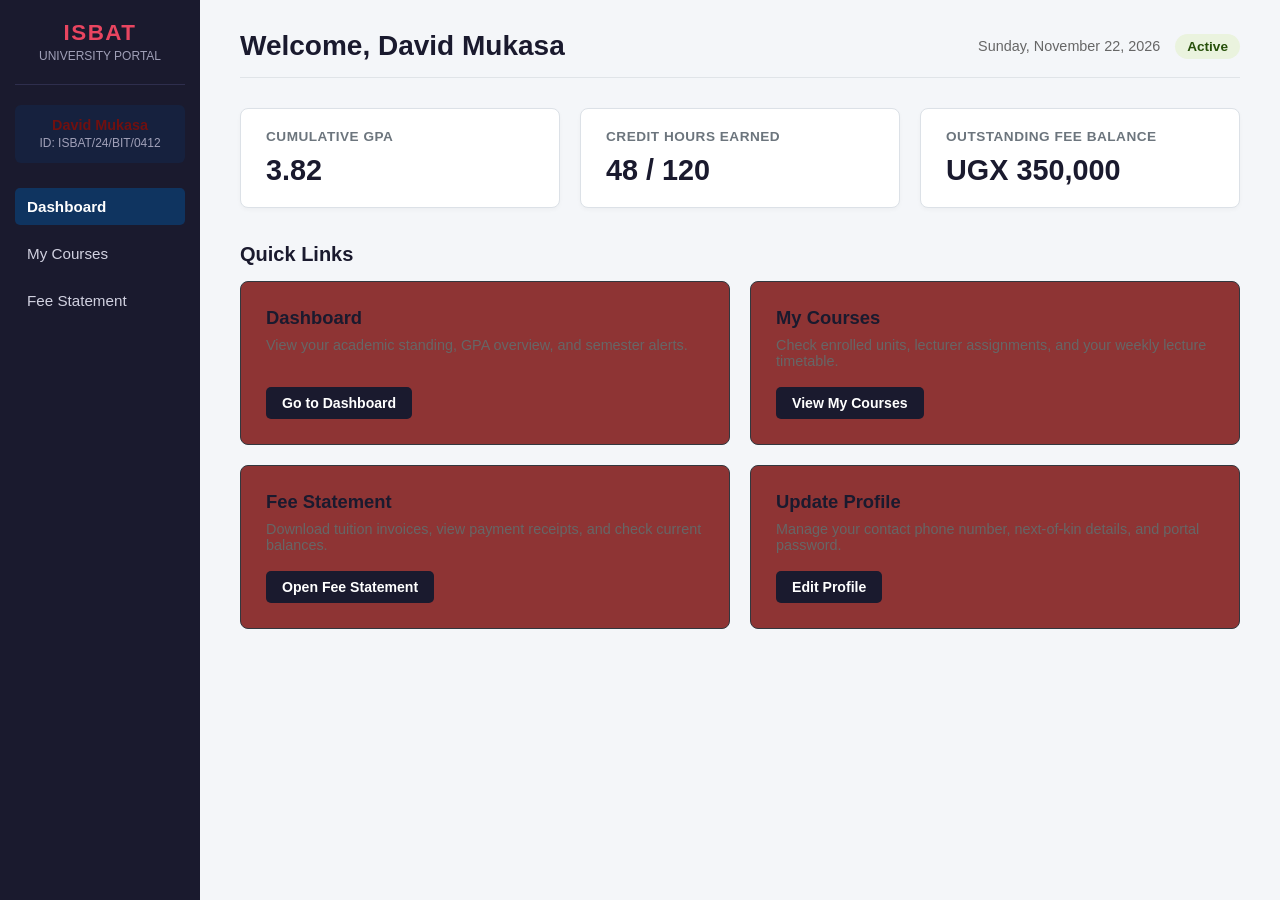
<file: index.html>
<!DOCTYPE html>
<html lang="en">
<head>
    <meta charset="UTF-8">
    <meta name="viewport" content="width=device-width, initial-scale=1.0">
    <title>ISBAT University | Student Dashboard</title>
    <!-- External CSS for all layout -->
    <link rel="stylesheet" href="portal.css">
    
    <!-- Internal CSS for the 2x2 Quick-Links Grid -->
    <style>
        .quick-links-grid {
            display: grid;
            grid-template-columns: repeat(2, 1fr);
            gap: 20px;
        }

        .quick-link-card {
            background-color: #8e3434;
            border: 1px solid #32373e;
            border-radius: 8px;
            padding: 25px;
            display: flex;
            flex-direction: column;
            justify-content: space-between;
            transition: transform 0.2s, box-shadow 0.2s;
        }

        .quick-link-card:hover {
            transform: translateY(-2px);
            box-shadow: 0 6px 12px rgba(26, 26, 46, 0.08);
            border-color: #1A1A2E;
        }

        .quick-link-card h4 {
            font-size: 1.15rem;
            color: #1A1A2E;
            margin-bottom: 8px;
        }

        .quick-link-card p {
            font-size: 0.9rem;
            color: #666666;
            margin-bottom: 18px;
        }

        .quick-link-card a {
            align-self: flex-start;
            text-decoration: none;
            background-color: #1A1A2E;
            color: #FFFFFF;
            padding: 8px 16px;
            border-radius: 5px;
            font-size: 0.88rem;
            font-weight: 600;
        }

        .quick-link-card a:hover {
            background-color: #E94560;
        }
    </style>
</head>
<body>

    <!-- Fixed Sidebar -->
    <aside class="sidebar">
        <div class="sidebar-logo">
            <h2>ISBAT</h2>
            <span>University Portal</span>
        </div>
        <div class="student-profile">
            <p>David Mukasa</p>
            <small>ID: ISBAT/24/BIT/0412</small>
        </div>
        <ul class="nav-links">
            <li><a href="dashboard.html" class="active">Dashboard</a></li>
            <li><a href="courses.html">My Courses</a></li>
            <li><a href="fees.html">Fee Statement</a></li>
        </ul>
    </aside>

    <!-- Main Area -->
    <main class="main-content">
        <header class="page-header">
            <h1>Welcome, David Mukasa</h1>
            <div class="header-meta">
                <span class="date-display">Sunday, November 22, 2026</span>
                <!-- Inline CSS only for the status badge -->
                <span class="status-badge" style="background-color: #EAF3DE; color: #27500A;">Active</span>
            </div>
        </header>

        <!-- 3 Summary Metric Cards (Flexbox) -->
        <section class="metrics-container">
            <div class="metric-card">
                <h3>Cumulative GPA</h3>
                <div class="metric-value">3.82</div>
            </div>
            <div class="metric-card">
                <h3>Credit Hours Earned</h3>
                <div class="metric-value">48 / 120</div>
            </div>
            <div class="metric-card">
                <h3>Outstanding Fee Balance</h3>
                <div class="metric-value">UGX 350,000</div>
            </div>
        </section>

        <!-- Quick-Links Grid (2x2) -->
        <section>
            <h2 class="section-title">Quick Links</h2>
            <div class="quick-links-grid">
                <div class="quick-link-card">
                    <div>
                        <h4>Dashboard</h4>
                        <p>View your academic standing, GPA overview, and semester alerts.</p>
                    </div>
                    <a href="dashboard.html">Go to Dashboard</a>
                </div>

                <div class="quick-link-card">
                    <div>
                        <h4>My Courses</h4>
                        <p>Check enrolled units, lecturer assignments, and your weekly lecture timetable.</p>
                    </div>
                    <a href="courses.html">View My Courses</a>
                </div>

                <div class="quick-link-card">
                    <div>
                        <h4>Fee Statement</h4>
                        <p>Download tuition invoices, view payment receipts, and check current balances.</p>
                    </div>
                    <a href="fees.html">Open Fee Statement</a>
                </div>

                <div class="quick-link-card">
                    <div>
                        <h4>Update Profile</h4>
                        <p>Manage your contact phone number, next-of-kin details, and portal password.</p>
                    </div>
                    <a href="#update-profile">Edit Profile</a>
                </div>
            </div>
        </section>
    </main>

</body>
</html>
</file>
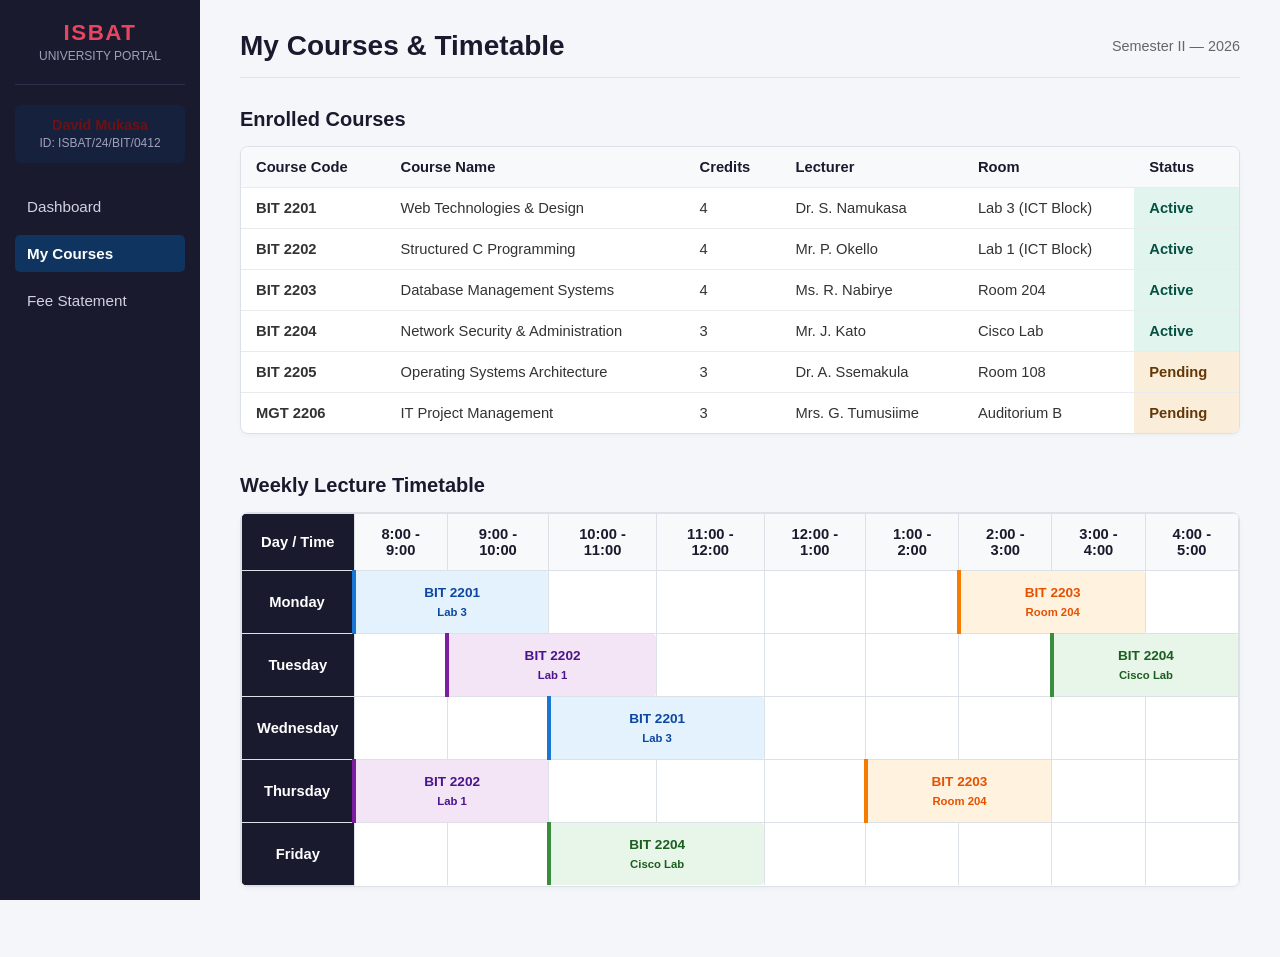
<file: courses.html>
<!DOCTYPE html>
<html lang="en">
<head>
    <meta charset="UTF-8">
    <meta name="viewport" content="width=device-width, initial-scale=1.0">
    <title>ISBAT University | My Courses</title>
    <!-- External CSS for layout -->
    <link rel="stylesheet" href="portal.css">

    <!-- Internal CSS for timetable colours -->
    <style>
        .timetable th, .timetable td {
            border: 1px solid #DCE1E7;
            text-align: center;
            vertical-align: middle;
        }

        .timetable th.day-col {
            width: 110px;
            background-color: #1A1A2E;
            color: #FFFFFF;
        }

        .course-slot {
            border-radius: 4px;
            font-weight: 600;
            font-size: 0.85rem;
            line-height: 1.4;
        }

        .webtech {
            background-color: #E3F2FD;
            color: #0D47A1;
            border-left: 4px solid #1976D2 !important;
        }

        .cprog {
            background-color: #F3E5F5;
            color: #4A148C;
            border-left: 4px solid #7B1FA2 !important;
        }

        .dbms {
            background-color: #FFF3E0;
            color: #E65100;
            border-left: 4px solid #F57C00 !important;
        }

        .netsec {
            background-color: #E8F5E9;
            color: #1B5E20;
            border-left: 4px solid #388E3C !important;
        }
    </style>
</head>
<body>

    <!-- Fixed Sidebar -->
    <aside class="sidebar">
        <div class="sidebar-logo">
            <h2>ISBAT</h2>
            <span>University Portal</span>
        </div>
        <div class="student-profile">
            <p>David Mukasa</p>
            <small>ID: ISBAT/24/BIT/0412</small>
        </div>
        <ul class="nav-links">
            <li><a href="dashboard.html">Dashboard</a></li>
            <li><a href="courses.html" class="active">My Courses</a></li>
            <li><a href="fees.html">Fee Statement</a></li>
        </ul>
    </aside>

    <!-- Main Area -->
    <main class="main-content">
        <header class="page-header">
            <h1>My Courses &amp; Timetable</h1>
            <div class="header-meta">
                <span class="date-display">Semester II — 2026</span>
            </div>
        </header>

        <!-- Enrolled Courses Table -->
        <section>
            <h2 class="section-title">Enrolled Courses</h2>
            <div class="table-wrapper">
                <table>
                    <thead>
                        <tr>
                            <th>Course Code</th>
                            <th>Course Name</th>
                            <th>Credits</th>
                            <th>Lecturer</th>
                            <th>Room</th>
                            <th>Status</th>
                        </tr>
                    </thead>
                    <tbody>
                        <tr>
                            <td><strong>BIT 2201</strong></td>
                            <td>Web Technologies &amp; Design</td>
                            <td>4</td>
                            <td>Dr. S. Namukasa</td>
                            <td>Lab 3 (ICT Block)</td>
                            <!-- Inline CSS directly on the <td> -->
                            <td style="background-color: #E1F5EE; color: #085041; font-weight: 600;">Active</td>
                        </tr>
                        <tr>
                            <td><strong>BIT 2202</strong></td>
                            <td>Structured C Programming</td>
                            <td>4</td>
                            <td>Mr. P. Okello</td>
                            <td>Lab 1 (ICT Block)</td>
                            <td style="background-color: #E1F5EE; color: #085041; font-weight: 600;">Active</td>
                        </tr>
                        <tr>
                            <td><strong>BIT 2203</strong></td>
                            <td>Database Management Systems</td>
                            <td>4</td>
                            <td>Ms. R. Nabirye</td>
                            <td>Room 204</td>
                            <td style="background-color: #E1F5EE; color: #085041; font-weight: 600;">Active</td>
                        </tr>
                        <tr>
                            <td><strong>BIT 2204</strong></td>
                            <td>Network Security &amp; Administration</td>
                            <td>3</td>
                            <td>Mr. J. Kato</td>
                            <td>Cisco Lab</td>
                            <td style="background-color: #E1F5EE; color: #085041; font-weight: 600;">Active</td>
                        </tr>
                        <tr>
                            <td><strong>BIT 2205</strong></td>
                            <td>Operating Systems Architecture</td>
                            <td>3</td>
                            <td>Dr. A. Ssemakula</td>
                            <td>Room 108</td>
                            <td style="background-color: #FAEEDA; color: #633806; font-weight: 600;">Pending</td>
                        </tr>
                        <tr>
                            <td><strong>MGT 2206</strong></td>
                            <td>IT Project Management</td>
                            <td>3</td>
                            <td>Mrs. G. Tumusiime</td>
                            <td>Auditorium B</td>
                            <td style="background-color: #FAEEDA; color: #633806; font-weight: 600;">Pending</td>
                        </tr>
                    </tbody>
                </table>
            </div>
        </section>

        <!-- Weekly Timetable (Mon-Fri, 8am-5pm in 1-hour columns/rows) -->
        <section>
            <h2 class="section-title">Weekly Lecture Timetable</h2>
            <div class="table-wrapper">
                <table class="timetable">
                    <thead>
                        <tr>
                            <th class="day-col">Day / Time</th>
                            <th>8:00 - 9:00</th>
                            <th>9:00 - 10:00</th>
                            <th>10:00 - 11:00</th>
                            <th>11:00 - 12:00</th>
                            <th>12:00 - 1:00</th>
                            <th>1:00 - 2:00</th>
                            <th>2:00 - 3:00</th>
                            <th>3:00 - 4:00</th>
                            <th>4:00 - 5:00</th>
                        </tr>
                    </thead>
                    <tbody>
                        <tr>
                            <th class="day-col">Monday</th>
                            <td colspan="2" class="course-slot webtech">BIT 2201<br><small>Lab 3</small></td>
                            <td></td>
                            <td></td>
                            <td></td>
                            <td></td>
                            <td colspan="2" class="course-slot dbms">BIT 2203<br><small>Room 204</small></td>
                            <td></td>
                        </tr>
                        <tr>
                            <th class="day-col">Tuesday</th>
                            <td></td>
                            <td colspan="2" class="course-slot cprog">BIT 2202<br><small>Lab 1</small></td>
                            <td></td>
                            <td></td>
                            <td></td>
                            <td></td>
                            <td colspan="2" class="course-slot netsec">BIT 2204<br><small>Cisco Lab</small></td>
                        </tr>
                        <tr>
                            <th class="day-col">Wednesday</th>
                            <td></td>
                            <td></td>
                            <td colspan="2" class="course-slot webtech">BIT 2201<br><small>Lab 3</small></td>
                            <td></td>
                            <td></td>
                            <td></td>
                            <td></td>
                            <td></td>
                        </tr>
                        <tr>
                            <th class="day-col">Thursday</th>
                            <td colspan="2" class="course-slot cprog">BIT 2202<br><small>Lab 1</small></td>
                            <td></td>
                            <td></td>
                            <td></td>
                            <td colspan="2" class="course-slot dbms">BIT 2203<br><small>Room 204</small></td>
                            <td></td>
                            <td></td>
                        </tr>
                        <tr>
                            <th class="day-col">Friday</th>
                            <td></td>
                            <td></td>
                            <td colspan="2" class="course-slot netsec">BIT 2204<br><small>Cisco Lab</small></td>
                            <td></td>
                            <td></td>
                            <td></td>
                            <td></td>
                            <td></td>
                        </tr>
                    </tbody>
                </table>
            </div>
        </section>
    </main>

</body>
</html>
</file>
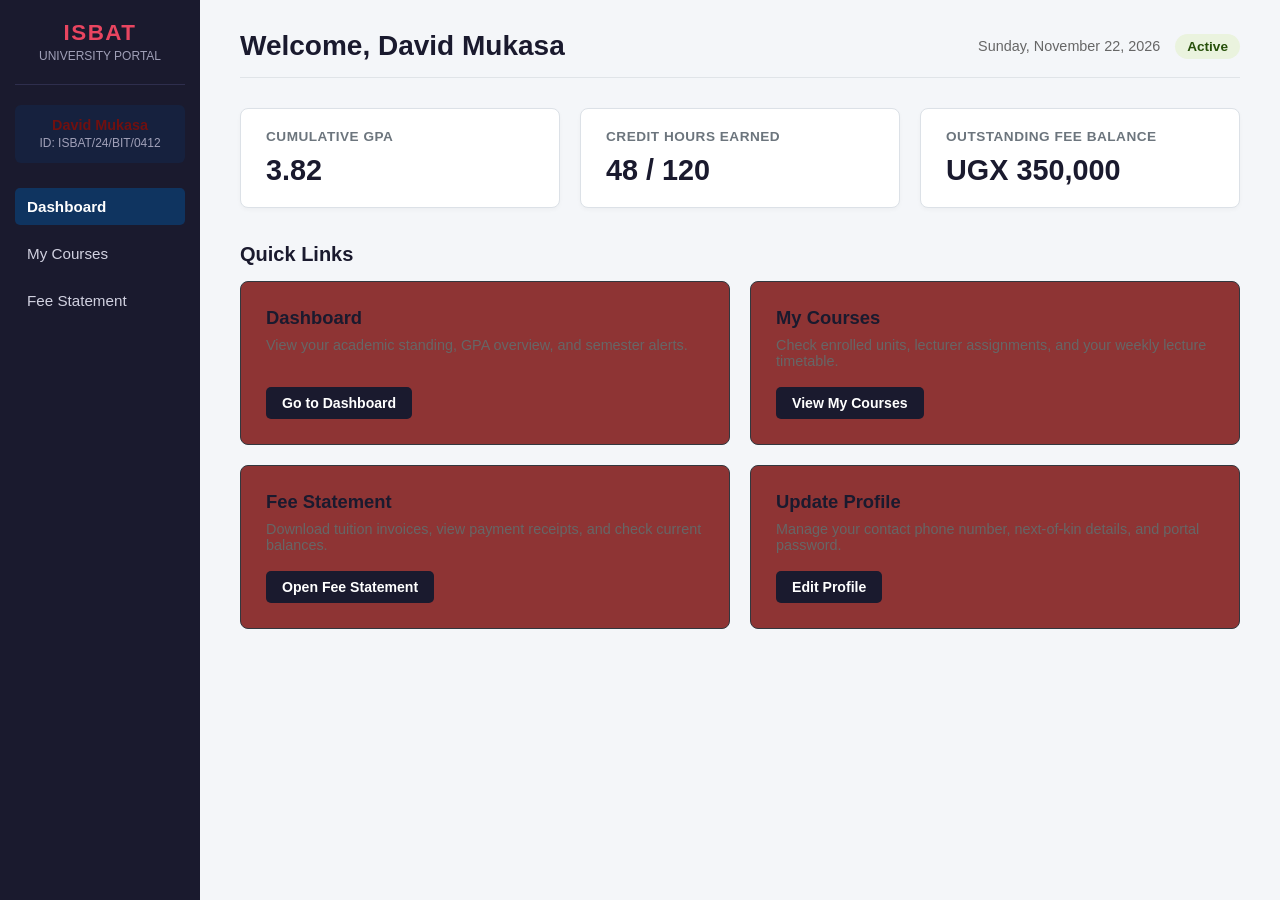
<file: dashboard.html>
<!DOCTYPE html>
<html lang="en">
<head>
    <meta charset="UTF-8">
    <meta name="viewport" content="width=device-width, initial-scale=1.0">
    <title>ISBAT University | Student Dashboard</title>
    <!-- External CSS for all layout -->
    <link rel="stylesheet" href="portal.css">
    
    <!-- Internal CSS for the 2x2 Quick-Links Grid -->
    <style>
        .quick-links-grid {
            display: grid;
            grid-template-columns: repeat(2, 1fr);
            gap: 20px;
        }

        .quick-link-card {
            background-color: #8e3434;
            border: 1px solid #32373e;
            border-radius: 8px;
            padding: 25px;
            display: flex;
            flex-direction: column;
            justify-content: space-between;
            transition: transform 0.2s, box-shadow 0.2s;
        }

        .quick-link-card:hover {
            transform: translateY(-2px);
            box-shadow: 0 6px 12px rgba(26, 26, 46, 0.08);
            border-color: #1A1A2E;
        }

        .quick-link-card h4 {
            font-size: 1.15rem;
            color: #1A1A2E;
            margin-bottom: 8px;
        }

        .quick-link-card p {
            font-size: 0.9rem;
            color: #666666;
            margin-bottom: 18px;
        }

        .quick-link-card a {
            align-self: flex-start;
            text-decoration: none;
            background-color: #1A1A2E;
            color: #FFFFFF;
            padding: 8px 16px;
            border-radius: 5px;
            font-size: 0.88rem;
            font-weight: 600;
        }

        .quick-link-card a:hover {
            background-color: #E94560;
        }
    </style>
</head>
<body>

    <!-- Fixed Sidebar -->
    <aside class="sidebar">
        <div class="sidebar-logo">
            <h2>ISBAT</h2>
            <span>University Portal</span>
        </div>
        <div class="student-profile">
            <p>David Mukasa</p>
            <small>ID: ISBAT/24/BIT/0412</small>
        </div>
        <ul class="nav-links">
            <li><a href="dashboard.html" class="active">Dashboard</a></li>
            <li><a href="courses.html">My Courses</a></li>
            <li><a href="fees.html">Fee Statement</a></li>
        </ul>
    </aside>

    <!-- Main Area -->
    <main class="main-content">
        <header class="page-header">
            <h1>Welcome, David Mukasa</h1>
            <div class="header-meta">
                <span class="date-display">Sunday, November 22, 2026</span>
                <!-- Inline CSS only for the status badge -->
                <span class="status-badge" style="background-color: #EAF3DE; color: #27500A;">Active</span>
            </div>
        </header>

        <!-- 3 Summary Metric Cards (Flexbox) -->
        <section class="metrics-container">
            <div class="metric-card">
                <h3>Cumulative GPA</h3>
                <div class="metric-value">3.82</div>
            </div>
            <div class="metric-card">
                <h3>Credit Hours Earned</h3>
                <div class="metric-value">48 / 120</div>
            </div>
            <div class="metric-card">
                <h3>Outstanding Fee Balance</h3>
                <div class="metric-value">UGX 350,000</div>
            </div>
        </section>

        <!-- Quick-Links Grid (2x2) -->
        <section>
            <h2 class="section-title">Quick Links</h2>
            <div class="quick-links-grid">
                <div class="quick-link-card">
                    <div>
                        <h4>Dashboard</h4>
                        <p>View your academic standing, GPA overview, and semester alerts.</p>
                    </div>
                    <a href="dashboard.html">Go to Dashboard</a>
                </div>

                <div class="quick-link-card">
                    <div>
                        <h4>My Courses</h4>
                        <p>Check enrolled units, lecturer assignments, and your weekly lecture timetable.</p>
                    </div>
                    <a href="courses.html">View My Courses</a>
                </div>

                <div class="quick-link-card">
                    <div>
                        <h4>Fee Statement</h4>
                        <p>Download tuition invoices, view payment receipts, and check current balances.</p>
                    </div>
                    <a href="fees.html">Open Fee Statement</a>
                </div>

                <div class="quick-link-card">
                    <div>
                        <h4>Update Profile</h4>
                        <p>Manage your contact phone number, next-of-kin details, and portal password.</p>
                    </div>
                    <a href="#update-profile">Edit Profile</a>
                </div>
            </div>
        </section>
    </main>

</body>
</html>
</file>
<file: portal.css>
/* =========================================
   ISBAT University Student Portal - Global CSS
   ========================================= */

* {
    box-sizing: border-box;
    margin: 0;
    padding: 0;
    font-family: 'Segoe UI', Tahoma, Geneva, Verdana, sans-serif;
}

body {
    background-color: #F4F6F9;
    color: #333333;
    display: flex;
}

/* Fixed Sidebar Navigation */
.sidebar {
    position: fixed;
    top: 0;
    left: 0;
    width: 200px;
    height: 100vh;
    background-color: #1A1A2E;
    color: #701010;
    display: flex;
    flex-direction: column;
    padding: 20px 15px;
    z-index: 100;
}

.sidebar-logo {
    text-align: center;
    padding-bottom: 20px;
    border-bottom: 1px solid #2E2E4D;
    margin-bottom: 20px;
}

.sidebar-logo h2 {
    color: #E94560;
    letter-spacing: 1.5px;
    font-size: 1.4rem;
}

.sidebar-logo span {
    font-size: 0.75rem;
    color: #A0A0B8;
    text-transform: uppercase;
}

.student-profile {
    background-color: #16213E;
    padding: 12px;
    border-radius: 6px;
    margin-bottom: 25px;
    text-align: center;
}

.student-profile p {
    font-size: 0.9rem;
    font-weight: 600;
}

.student-profile small {
    font-size: 0.75rem;
    color: #A0A0B8;
}

.nav-links {
    list-style: none;
    display: flex;
    flex-direction: column;
    gap: 10px;
}

.nav-links a {
    display: block;
    color: #D1D1E0;
    text-decoration: none;
    padding: 10px 12px;
    border-radius: 5px;
    font-size: 0.95rem;
    transition: background-color 0.2s, color 0.2s;
}

.nav-links a:hover,
.nav-links a.active {
    background-color: #0F3460;
    color: #FFFFFF;
    font-weight: 600;
}

/* Main Content Area */
.main-content {
    margin-left: 200px; /* Matches fixed sidebar width */
    padding: 30px 40px;
    width: calc(100% - 200px);
    min-height: 100vh;
}

.page-header {
    display: flex;
    justify-content: space-between;
    align-items: center;
    margin-bottom: 30px;
    padding-bottom: 15px;
    border-bottom: 1px solid #E0E4E8;
}

.page-header h1 {
    font-size: 1.75rem;
    color: #1A1A2E;
}

.header-meta {
    display: flex;
    align-items: center;
    gap: 15px;
}

.date-display {
    font-size: 0.9rem;
    color: #666666;
}

.status-badge {
    padding: 5px 12px;
    border-radius: 20px;
    font-size: 0.85rem;
    font-weight: 600;
    display: inline-block;
}

/* Summary Metric Cards (Flexbox) */
.metrics-container {
    display: flex;
    gap: 20px;
    margin-bottom: 35px;
}

.metric-card {
    flex: 1;
    background-color: #FFFFFF;
    border: 1px solid #DCE1E7;
    border-radius: 8px;
    padding: 20px 25px;
    box-shadow: 0 2px 4px rgba(0, 0, 0, 0.03);
}

.metric-card h3 {
    font-size: 0.85rem;
    text-transform: uppercase;
    color: #6C757D;
    margin-bottom: 10px;
    letter-spacing: 0.5px;
}

.metric-card .metric-value {
    font-size: 1.8rem;
    font-weight: 700;
    color: #1A1A2E;
}

/* Section Titles & Tables */
.section-title {
    font-size: 1.25rem;
    color: #1A1A2E;
    margin-bottom: 15px;
}

.table-wrapper {
    background-color: #FFFFFF;
    border: 1px solid #DCE1E7;
    border-radius: 8px;
    overflow: hidden;
    margin-bottom: 40px;
    box-shadow: 0 2px 4px rgba(0, 0, 0, 0.03);
}

table {
    width: 100%;
    border-collapse: collapse;
    text-align: left;
}

th, td {
    padding: 12px 15px;
    border-bottom: 1px solid #E9ECEF;
    font-size: 0.92rem;
}

th {
    background-color: #F8F9FA;
    color: #1A1A2E;
    font-weight: 600;
}

tr:last-child td {
    border-bottom: none;
}
</file>
